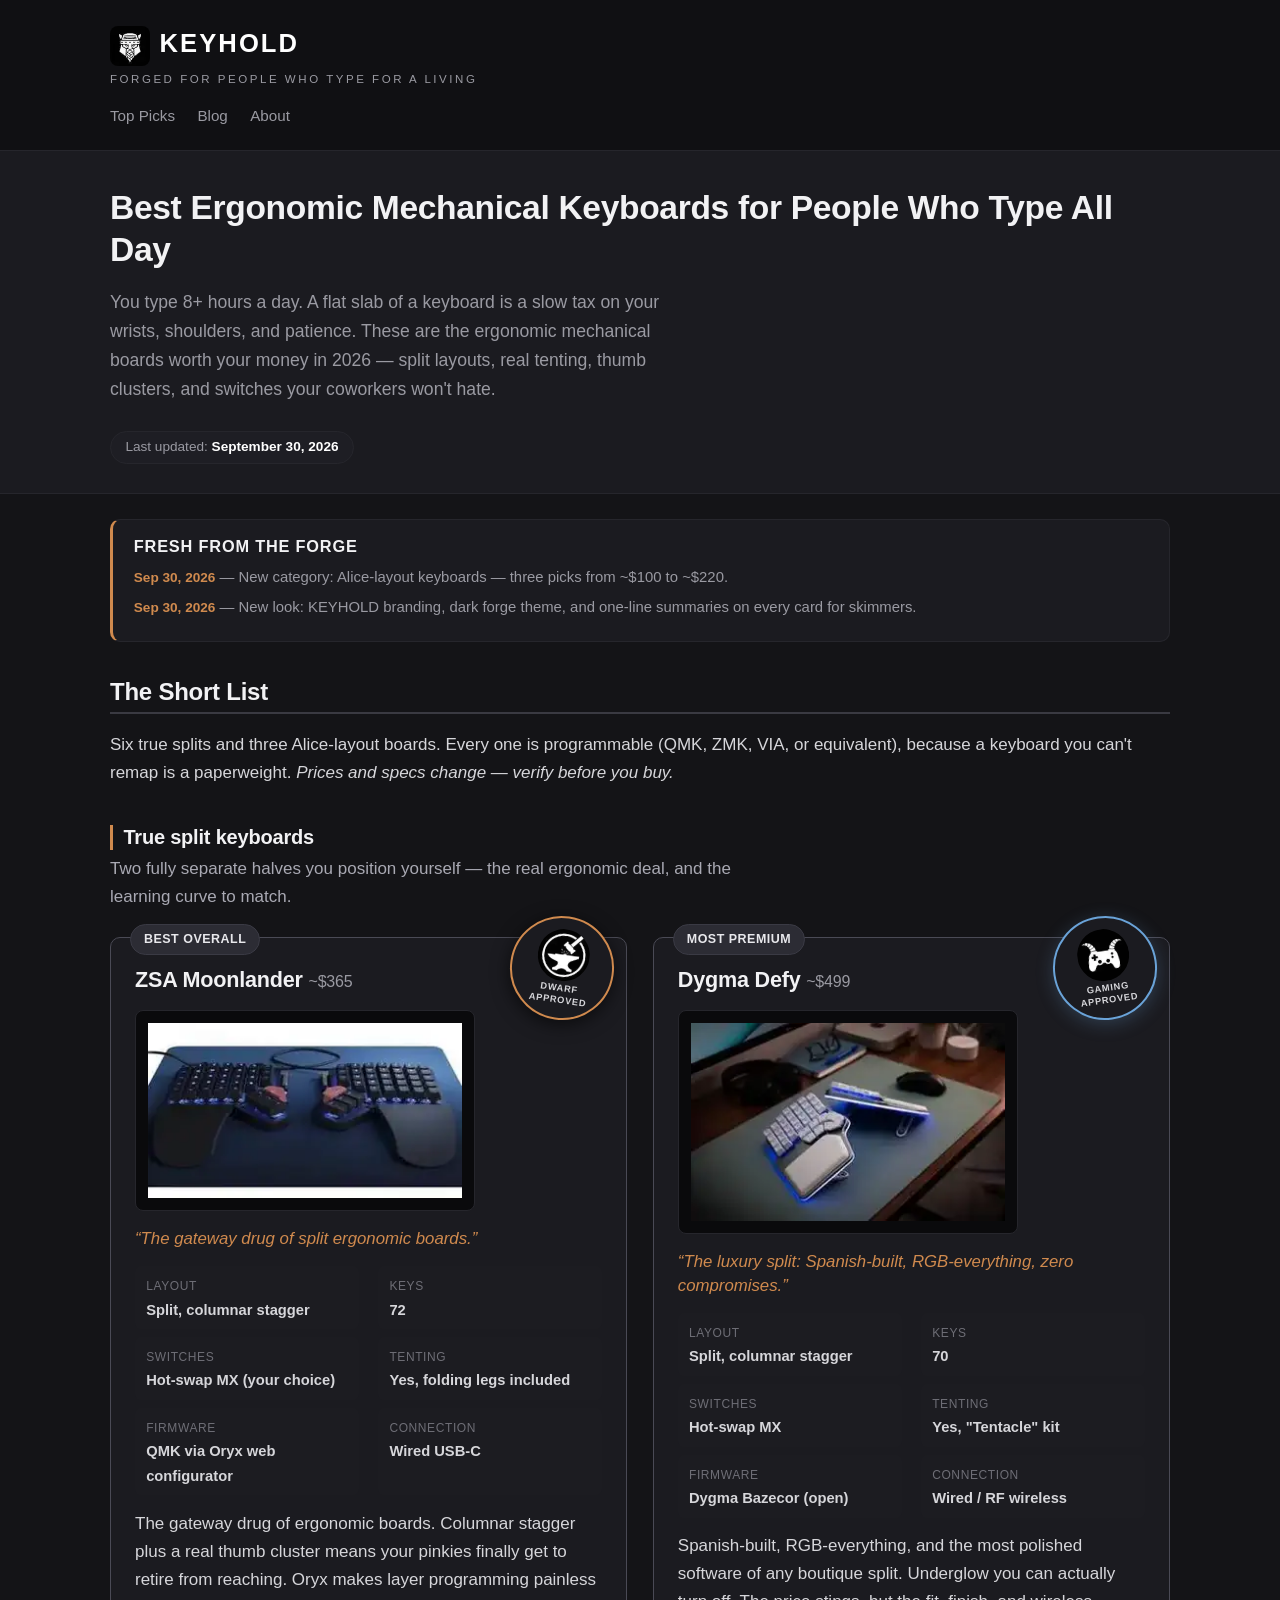
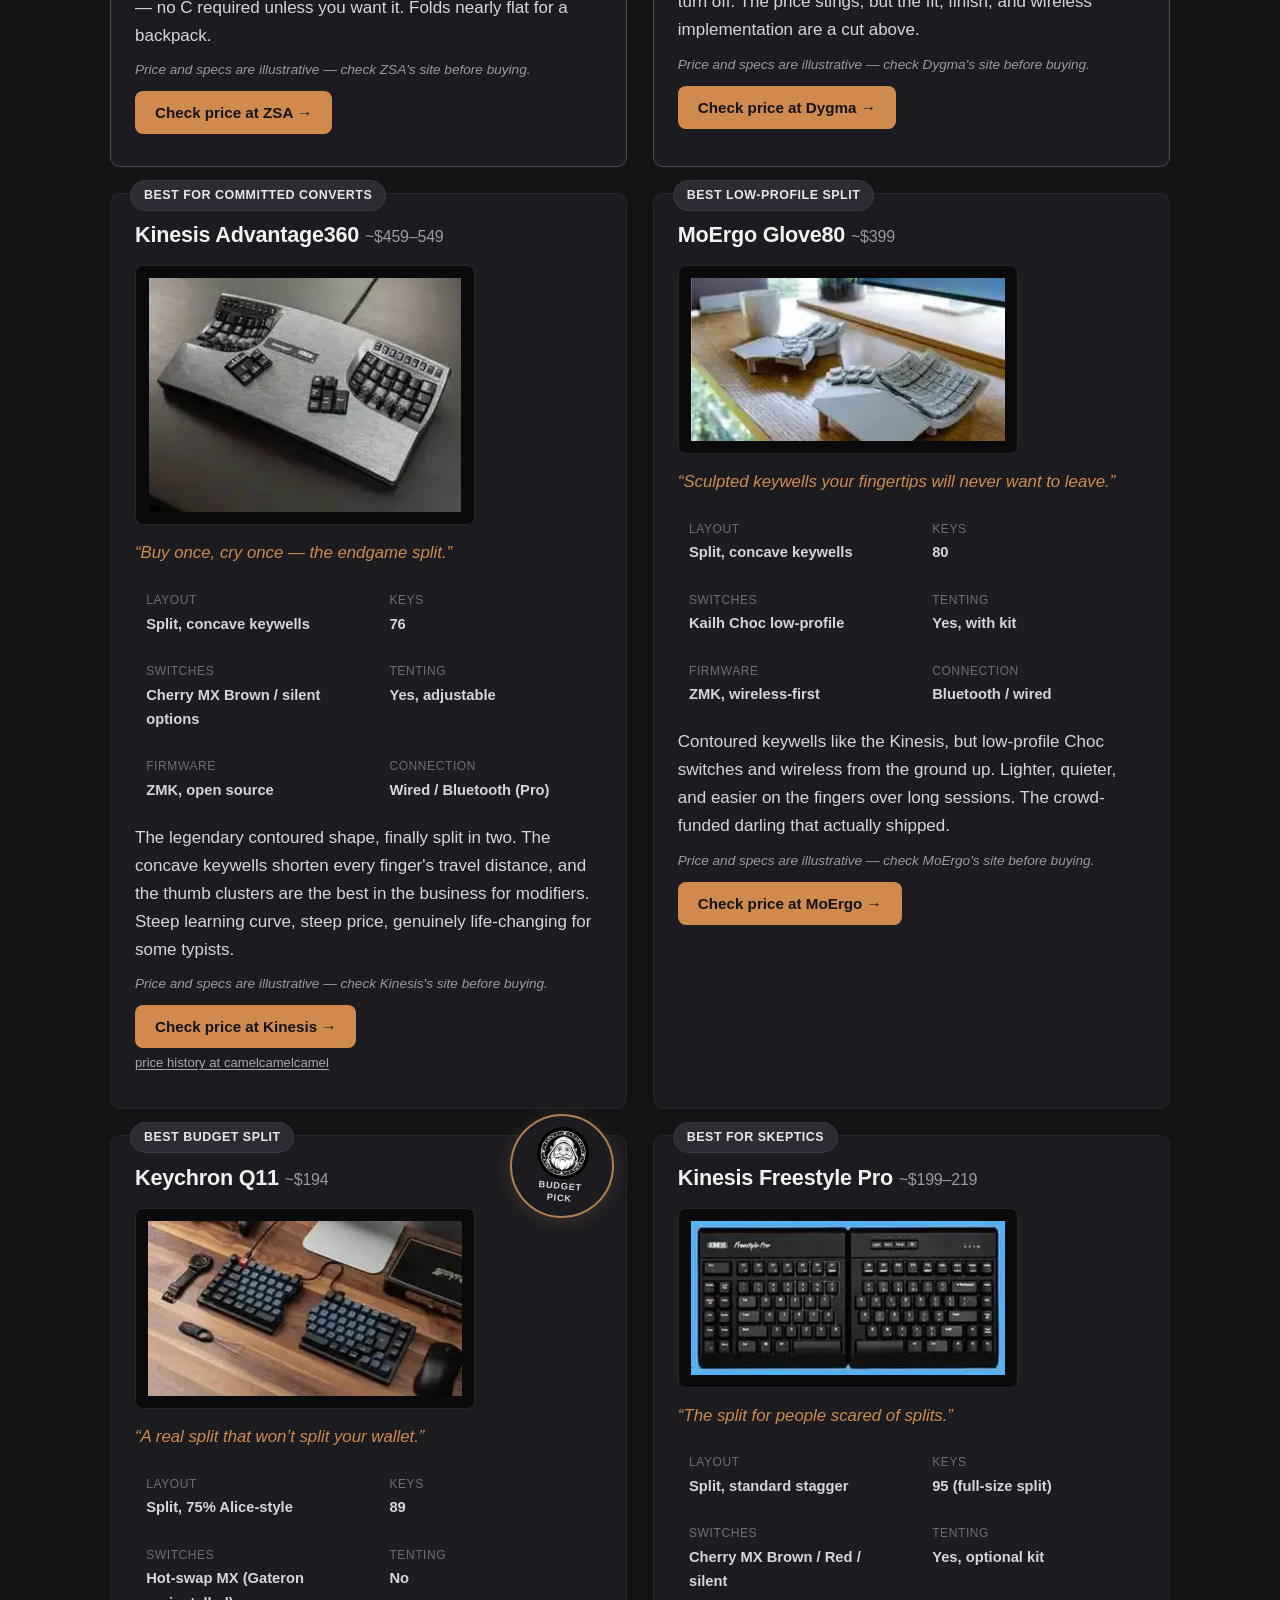
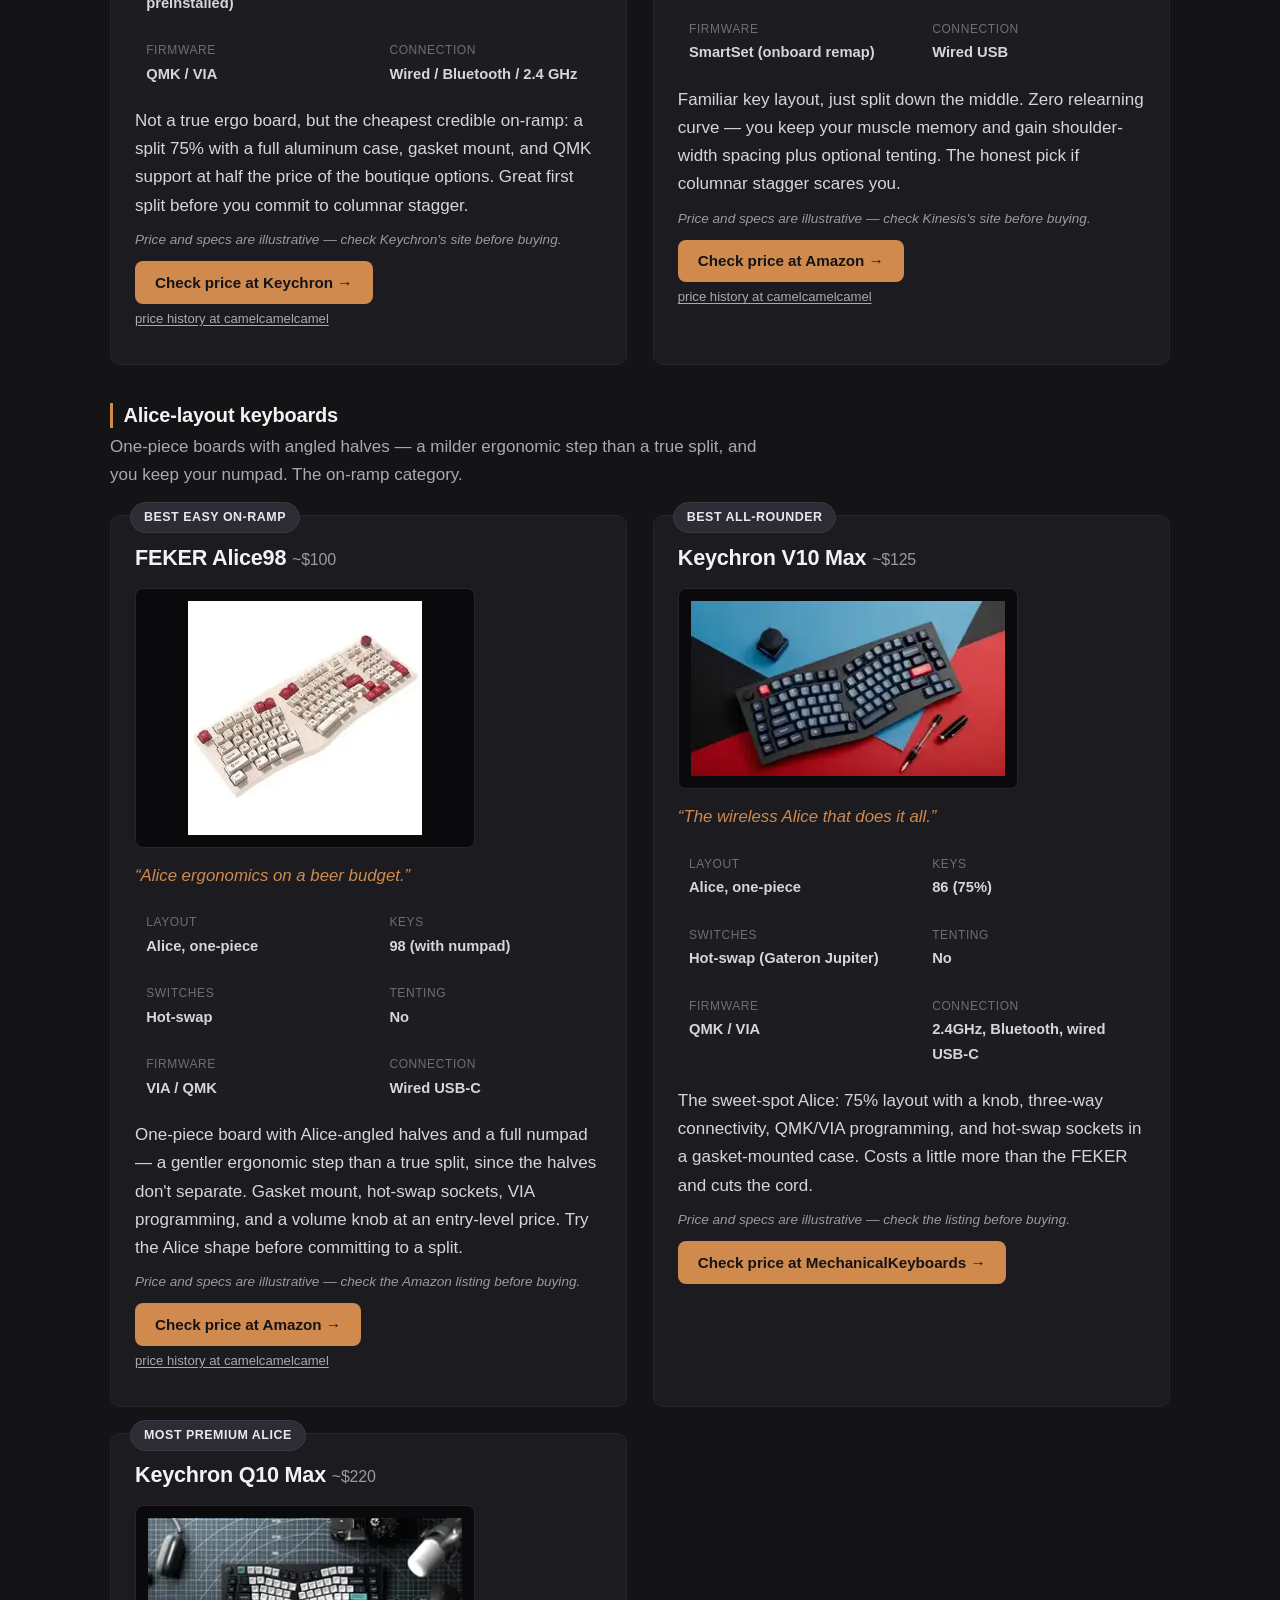
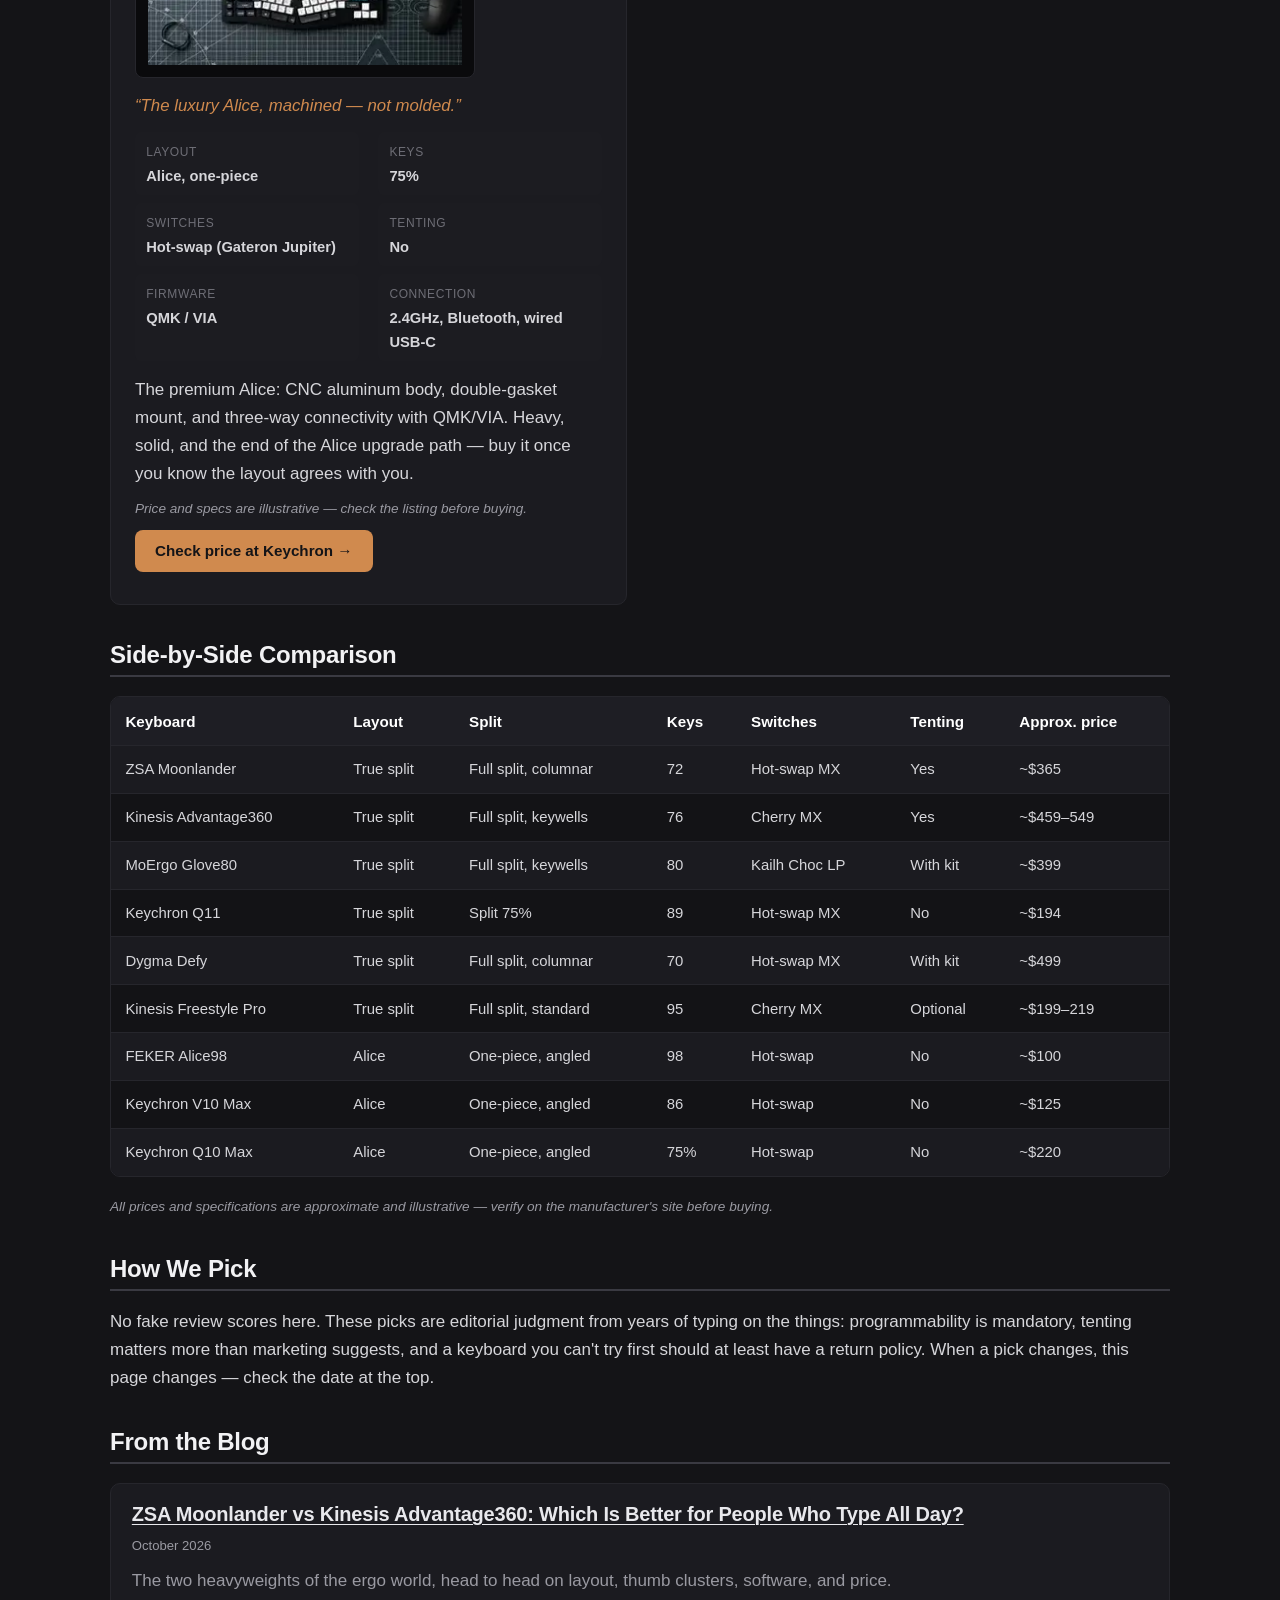
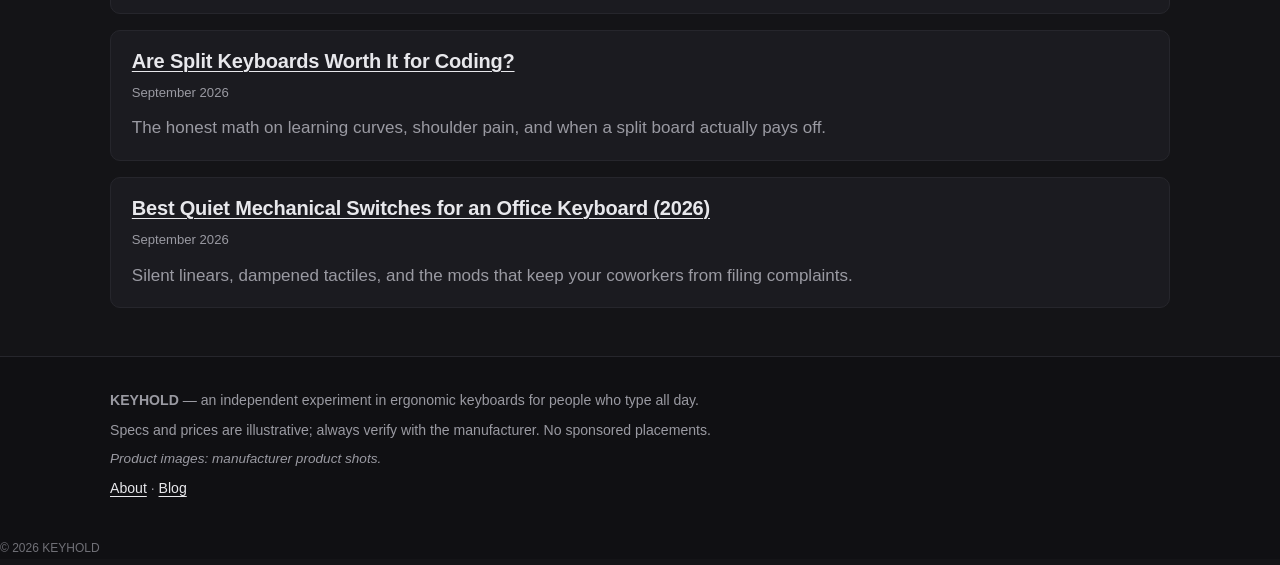
<file: index.html>
<!DOCTYPE html>
<html lang="en">
<head>
  <meta charset="utf-8">
  <meta name="viewport" content="width=device-width, initial-scale=1">
  <title>Best Ergonomic Mechanical Keyboards for People Who Type All Day (2026 Picks)</title>
  <meta name="description" content="Hand-picked ergonomic mechanical keyboards for people who type all day: split layouts, tenting, thumb clusters and quiet switches. Current top picks compared, updated regularly.">
  <link rel="icon" href="[data-uri]">
  <link rel="stylesheet" href="styles.css">
</head>
<body>

<header class="site-header">
  <div class="wrap">
    <a class="brand" href="index.html"><img class="brand-logo" src="[data-uri]" alt="Dwarf logo">KEYHOLD<small>FORGED FOR PEOPLE WHO TYPE FOR A LIVING</small></a>
    <nav class="nav">
      <a href="index.html">Top Picks</a>
      <a href="blog/index.html">Blog</a>
      <a href="about.html">About</a>
    </nav>
  </div>
</header>

<section class="hero">
  <div class="wrap">
    <h1>Best Ergonomic Mechanical Keyboards for People Who Type All Day</h1>
    <p class="lede">You type 8+ hours a day. A flat slab of a keyboard is a slow tax on your wrists, shoulders, and patience. These are the ergonomic mechanical boards worth your money in 2026 — split layouts, real tenting, thumb clusters, and switches your coworkers won't hate.</p>
    <span class="updated">Last updated: <strong>September 30, 2026</strong></span>
  </div>
</section>

<main class="wrap">

  <aside class="fresh-box">
    <h2>Fresh from the forge</h2>
    <ul>
      <li><time>Sep 30, 2026</time> — New category: Alice-layout keyboards — three picks from ~$100 to ~$220.</li>
      <li><time>Sep 30, 2026</time> — New look: KEYHOLD branding, dark forge theme, and one-line summaries on every card for skimmers.</li>
    </ul>
  </aside>

  <h2>The Short List</h2>
  <p>Six true splits and three Alice-layout boards. Every one is programmable (QMK, ZMK, VIA, or equivalent), because a keyboard you can't remap is a paperweight. <em>Prices and specs change — verify before you buy.</em></p>

  <h3 class="group-label">True split keyboards</h3>
  <p class="group-sub">Two fully separate halves you position yourself — the real ergonomic deal, and the learning curve to match.</p>

  <div class="pick-grid">
<section class="pick pick-recommended">
    <div class="dwarf-approved" title="Dwarf approved — our top recommendation"><img src="[data-uri]" alt="Dwarf approved seal"><span>DWARF<br>APPROVED</span></div>
    <span class="badge">Best overall</span>
    <h3>ZSA Moonlander <span class="price">~$365</span></h3>
    <img class="pick-img" src="[data-uri]" alt="ZSA Moonlander product photo" loading="lazy">
    <p class="tagline">&ldquo;The gateway drug of split ergonomic boards.&rdquo;</p>
    <div class="specs">
      <div><span class="k">Layout</span><br><span class="v">Split, columnar stagger</span></div>
      <div><span class="k">Keys</span><br><span class="v">72</span></div>
      <div><span class="k">Switches</span><br><span class="v">Hot-swap MX (your choice)</span></div>
      <div><span class="k">Tenting</span><br><span class="v">Yes, folding legs included</span></div>
      <div><span class="k">Firmware</span><br><span class="v">QMK via Oryx web configurator</span></div>
      <div><span class="k">Connection</span><br><span class="v">Wired USB-C</span></div>
    </div>
    <p>The gateway drug of ergonomic boards. Columnar stagger plus a real thumb cluster means your pinkies finally get to retire from reaching. Oryx makes layer programming painless — no C required unless you want it. Folds nearly flat for a backpack.</p>
    <p class="fineprint">Price and specs are illustrative — check ZSA's site before buying.</p>
  <p class="buy"><a href="https://www.zsa.io/moonlander" target="_blank" rel="noopener">Check price at ZSA &rarr;</a></p>
</section>
<section class="pick pick-recommended">
    <div class="dwarf-approved gaming-approved" title="Gaming approved — our top pick for gamers"><img src="[data-uri]" alt="Gaming approved seal"><span>GAMING<br>APPROVED</span></div>
    <span class="badge">Most premium</span>
    <h3>Dygma Defy <span class="price">~$499</span></h3>
    <img class="pick-img" src="[data-uri]" alt="Dygma Defy product photo" loading="lazy">
    <p class="tagline">&ldquo;The luxury split: Spanish-built, RGB-everything, zero compromises.&rdquo;</p>
    <div class="specs">
      <div><span class="k">Layout</span><br><span class="v">Split, columnar stagger</span></div>
      <div><span class="k">Keys</span><br><span class="v">70</span></div>
      <div><span class="k">Switches</span><br><span class="v">Hot-swap MX</span></div>
      <div><span class="k">Tenting</span><br><span class="v">Yes, "Tentacle" kit</span></div>
      <div><span class="k">Firmware</span><br><span class="v">Dygma Bazecor (open)</span></div>
      <div><span class="k">Connection</span><br><span class="v">Wired / RF wireless</span></div>
    </div>
    <p>Spanish-built, RGB-everything, and the most polished software of any boutique split. Underglow you can actually turn off. The price stings, but the fit, finish, and wireless implementation are a cut above.</p>
    <p class="fineprint">Price and specs are illustrative — check Dygma's site before buying.</p>
  <p class="buy"><a href="https://dygma.com/pages/defy" target="_blank" rel="noopener">Check price at Dygma &rarr;</a></p>
</section>


<section class="pick">
    <span class="badge">Best for committed converts</span>
    <h3>Kinesis Advantage360 <span class="price">~$459–549</span></h3>
    <img class="pick-img" src="[data-uri]" alt="Kinesis Advantage360 product photo" loading="lazy">
    <p class="tagline">&ldquo;Buy once, cry once — the endgame split.&rdquo;</p>
    <div class="specs">
      <div><span class="k">Layout</span><br><span class="v">Split, concave keywells</span></div>
      <div><span class="k">Keys</span><br><span class="v">76</span></div>
      <div><span class="k">Switches</span><br><span class="v">Cherry MX Brown / silent options</span></div>
      <div><span class="k">Tenting</span><br><span class="v">Yes, adjustable</span></div>
      <div><span class="k">Firmware</span><br><span class="v">ZMK, open source</span></div>
      <div><span class="k">Connection</span><br><span class="v">Wired / Bluetooth (Pro)</span></div>
    </div>
    <p>The legendary contoured shape, finally split in two. The concave keywells shorten every finger's travel distance, and the thumb clusters are the best in the business for modifiers. Steep learning curve, steep price, genuinely life-changing for some typists.</p>
    <p class="fineprint">Price and specs are illustrative — check Kinesis's site before buying.</p>
  <p class="buy"><a href="https://kinesis-ergo.com/shop/adv360/" target="_blank" rel="noopener">Check price at Kinesis &rarr;</a><br><a class="hist" href="https://camelcamelcamel.com/product/B0BCHMGZMD" target="_blank" rel="noopener">price history at camelcamelcamel</a></p>
</section>

<section class="pick">
    <span class="badge">Best low-profile split</span>
    <h3>MoErgo Glove80 <span class="price">~$399</span></h3>
    <img class="pick-img" src="[data-uri]" alt="MoErgo Glove80 product photo" loading="lazy">
    <p class="tagline">&ldquo;Sculpted keywells your fingertips will never want to leave.&rdquo;</p>
    <div class="specs">
      <div><span class="k">Layout</span><br><span class="v">Split, concave keywells</span></div>
      <div><span class="k">Keys</span><br><span class="v">80</span></div>
      <div><span class="k">Switches</span><br><span class="v">Kailh Choc low-profile</span></div>
      <div><span class="k">Tenting</span><br><span class="v">Yes, with kit</span></div>
      <div><span class="k">Firmware</span><br><span class="v">ZMK, wireless-first</span></div>
      <div><span class="k">Connection</span><br><span class="v">Bluetooth / wired</span></div>
    </div>
    <p>Contoured keywells like the Kinesis, but low-profile Choc switches and wireless from the ground up. Lighter, quieter, and easier on the fingers over long sessions. The crowd-funded darling that actually shipped.</p>
    <p class="fineprint">Price and specs are illustrative — check MoErgo's site before buying.</p>
  <p class="buy"><a href="https://www.moergo.com" target="_blank" rel="noopener">Check price at MoErgo &rarr;</a></p>
</section>

<section class="pick">
    <div class="dwarf-approved budget-pick" title="Budget pick — best value for money"><img src="[data-uri]" alt="Budget pick seal"><span>BUDGET<br>PICK</span></div>
    <span class="badge">Best budget split</span>
    <h3>Keychron Q11 <span class="price">~$194</span></h3>
    <img class="pick-img" src="[data-uri]" alt="Keychron Q11 product photo" loading="lazy">
    <p class="tagline">&ldquo;A real split that won’t split your wallet.&rdquo;</p>
    <div class="specs">
      <div><span class="k">Layout</span><br><span class="v">Split, 75% Alice-style</span></div>
      <div><span class="k">Keys</span><br><span class="v">89</span></div>
      <div><span class="k">Switches</span><br><span class="v">Hot-swap MX (Gateron preinstalled)</span></div>
      <div><span class="k">Tenting</span><br><span class="v">No</span></div>
      <div><span class="k">Firmware</span><br><span class="v">QMK / VIA</span></div>
      <div><span class="k">Connection</span><br><span class="v">Wired / Bluetooth / 2.4 GHz</span></div>
    </div>
    <p>Not a true ergo board, but the cheapest credible on-ramp: a split 75% with a full aluminum case, gasket mount, and QMK support at half the price of the boutique options. Great first split before you commit to columnar stagger.</p>
    <p class="fineprint">Price and specs are illustrative — check Keychron's site before buying.</p>
  <p class="buy"><a href="https://www.keychron.com/products/keychron-q11-qmk-custom-mechanical-keyboard" target="_blank" rel="noopener">Check price at Keychron &rarr;</a><br><a class="hist" href="https://camelcamelcamel.com/product/B0FSL3MDFF" target="_blank" rel="noopener">price history at camelcamelcamel</a></p>
</section>

<section class="pick">
    <span class="badge">Best for skeptics</span>
    <h3>Kinesis Freestyle Pro <span class="price">~$199–219</span></h3>
    <img class="pick-img" src="[data-uri]" alt="Kinesis Freestyle Pro product photo" loading="lazy">
    <p class="tagline">&ldquo;The split for people scared of splits.&rdquo;</p>
    <div class="specs">
      <div><span class="k">Layout</span><br><span class="v">Split, standard stagger</span></div>
      <div><span class="k">Keys</span><br><span class="v">95 (full-size split)</span></div>
      <div><span class="k">Switches</span><br><span class="v">Cherry MX Brown / Red / silent</span></div>
      <div><span class="k">Tenting</span><br><span class="v">Yes, optional kit</span></div>
      <div><span class="k">Firmware</span><br><span class="v">SmartSet (onboard remap)</span></div>
      <div><span class="k">Connection</span><br><span class="v">Wired USB</span></div>
    </div>
    <p>Familiar key layout, just split down the middle. Zero relearning curve — you keep your muscle memory and gain shoulder-width spacing plus optional tenting. The honest pick if columnar stagger scares you.</p>
    <p class="fineprint">Price and specs are illustrative — check Kinesis's site before buying.</p>
  <p class="buy"><a href="https://www.amazon.com/dp/B07J1ZJ6XR" target="_blank" rel="noopener">Check price at Amazon &rarr;</a><br><a class="hist" href="https://camelcamelcamel.com/product/B07J1ZJ6XR" target="_blank" rel="noopener">price history at camelcamelcamel</a></p>
</section>
</div>


  <h3 class="group-label">Alice-layout keyboards</h3>
  <p class="group-sub">One-piece boards with angled halves — a milder ergonomic step than a true split, and you keep your numpad. The on-ramp category.</p>
<div class="pick-grid">
<section class="pick">
    <span class="badge">Best easy on-ramp</span>
  <h3>FEKER Alice98 <span class="price">~$100</span></h3>
  <img class="pick-img" src="[data-uri]" alt="FEKER Alice98 product photo" loading="lazy">
    <p class="tagline">&ldquo;Alice ergonomics on a beer budget.&rdquo;</p>
    <div class="specs">
      <div><span class="k">Layout</span><br><span class="v">Alice, one-piece</span></div>
      <div><span class="k">Keys</span><br><span class="v">98 (with numpad)</span></div>
      <div><span class="k">Switches</span><br><span class="v">Hot-swap</span></div>
      <div><span class="k">Tenting</span><br><span class="v">No</span></div>
      <div><span class="k">Firmware</span><br><span class="v">VIA / QMK</span></div>
      <div><span class="k">Connection</span><br><span class="v">Wired USB-C</span></div>
    </div>
    <p>One-piece board with Alice-angled halves and a full numpad — a gentler ergonomic step than a true split, since the halves don't separate. Gasket mount, hot-swap sockets, VIA programming, and a volume knob at an entry-level price. Try the Alice shape before committing to a split.</p>
    <p class="fineprint">Price and specs are illustrative — check the Amazon listing before buying.</p>
  <p class="buy"><a href="https://www.amazon.com/dp/B0DF2HGK3D" target="_blank" rel="noopener">Check price at Amazon &rarr;</a><br><a class="hist" href="https://camelcamelcamel.com/product/B0DF2HGK3D" target="_blank" rel="noopener">price history at camelcamelcamel</a></p>
</section>
<section class="pick">
    <span class="badge">Best all-rounder</span>
  <h3>Keychron V10 Max <span class="price">~$125</span></h3>
  <img class="pick-img" src="[data-uri]" alt="Keychron V10 Max product photo" loading="lazy">
    <p class="tagline">&ldquo;The wireless Alice that does it all.&rdquo;</p>
    <div class="specs">
      <div><span class="k">Layout</span><br><span class="v">Alice, one-piece</span></div>
      <div><span class="k">Keys</span><br><span class="v">86 (75%)</span></div>
      <div><span class="k">Switches</span><br><span class="v">Hot-swap (Gateron Jupiter)</span></div>
      <div><span class="k">Tenting</span><br><span class="v">No</span></div>
      <div><span class="k">Firmware</span><br><span class="v">QMK / VIA</span></div>
      <div><span class="k">Connection</span><br><span class="v">2.4GHz, Bluetooth, wired USB-C</span></div>
    </div>
    <p>The sweet-spot Alice: 75% layout with a knob, three-way connectivity, QMK/VIA programming, and hot-swap sockets in a gasket-mounted case. Costs a little more than the FEKER and cuts the cord.</p>
    <p class="fineprint">Price and specs are illustrative — check the listing before buying.</p>
  <p class="buy"><a href="https://mechanicalkeyboards.com/products/Keychron-V10-Max-w-Knob-75-Alice-Hotswap-Wireless-Keyboard?variant=48701068542252" target="_blank" rel="noopener">Check price at MechanicalKeyboards &rarr;</a></p>
</section>
<section class="pick">
    <span class="badge">Most premium Alice</span>
  <h3>Keychron Q10 Max <span class="price">~$220</span></h3>
  <img class="pick-img" src="[data-uri]" alt="Keychron Q10 Max product photo" loading="lazy">
    <p class="tagline">&ldquo;The luxury Alice, machined — not molded.&rdquo;</p>
    <div class="specs">
      <div><span class="k">Layout</span><br><span class="v">Alice, one-piece</span></div>
      <div><span class="k">Keys</span><br><span class="v">75%</span></div>
      <div><span class="k">Switches</span><br><span class="v">Hot-swap (Gateron Jupiter)</span></div>
      <div><span class="k">Tenting</span><br><span class="v">No</span></div>
      <div><span class="k">Firmware</span><br><span class="v">QMK / VIA</span></div>
      <div><span class="k">Connection</span><br><span class="v">2.4GHz, Bluetooth, wired USB-C</span></div>
    </div>
    <p>The premium Alice: CNC aluminum body, double-gasket mount, and three-way connectivity with QMK/VIA. Heavy, solid, and the end of the Alice upgrade path — buy it once you know the layout agrees with you.</p>
    <p class="fineprint">Price and specs are illustrative — check the listing before buying.</p>
  <p class="buy"><a href="https://www.keychron.com/products/keychron-q10-max-alice-layout-qmk-via-wireless-custom-mechanical-keyboard" target="_blank" rel="noopener">Check price at Keychron &rarr;</a></p>
</section>
</div>

  <h2>Side-by-Side Comparison</h2>
  <div class="table-scroll">
    <table>
      <thead>
        <tr><th>Keyboard</th><th>Layout</th><th>Split</th><th>Keys</th><th>Switches</th><th>Tenting</th><th>Approx. price</th></tr>
      </thead>
      <tbody>
        <tr><td>ZSA Moonlander</td><td>True split</td><td>Full split, columnar</td><td>72</td><td>Hot-swap MX</td><td>Yes</td><td>~$365</td></tr>
        <tr><td>Kinesis Advantage360</td><td>True split</td><td>Full split, keywells</td><td>76</td><td>Cherry MX</td><td>Yes</td><td>~$459–549</td></tr>
        <tr><td>MoErgo Glove80</td><td>True split</td><td>Full split, keywells</td><td>80</td><td>Kailh Choc LP</td><td>With kit</td><td>~$399</td></tr>
        <tr><td>Keychron Q11</td><td>True split</td><td>Split 75%</td><td>89</td><td>Hot-swap MX</td><td>No</td><td>~$194</td></tr>
        <tr><td>Dygma Defy</td><td>True split</td><td>Full split, columnar</td><td>70</td><td>Hot-swap MX</td><td>With kit</td><td>~$499</td></tr>
        <tr><td>Kinesis Freestyle Pro</td><td>True split</td><td>Full split, standard</td><td>95</td><td>Cherry MX</td><td>Optional</td><td>~$199–219</td></tr>
        <tr><td>FEKER Alice98</td><td>Alice</td><td>One-piece, angled</td><td>98</td><td>Hot-swap</td><td>No</td><td>~$100</td></tr>
        <tr><td>Keychron V10 Max</td><td>Alice</td><td>One-piece, angled</td><td>86</td><td>Hot-swap</td><td>No</td><td>~$125</td></tr>
        <tr><td>Keychron Q10 Max</td><td>Alice</td><td>One-piece, angled</td><td>75%</td><td>Hot-swap</td><td>No</td><td>~$220</td></tr>
      </tbody>
    </table>
  </div>
  <p class="fineprint">All prices and specifications are approximate and illustrative — verify on the manufacturer's site before buying.</p>

  <h2>How We Pick</h2>
  <p>No fake review scores here. These picks are editorial judgment from years of typing on the things: programmability is mandatory, tenting matters more than marketing suggests, and a keyboard you can't try first should at least have a return policy. When a pick changes, this page changes — check the date at the top.</p>

  <h2>From the Blog</h2>
  <ul class="post-list">
    <li>
      <h3><a href="blog/moonlander-vs-advantage360.html">ZSA Moonlander vs Kinesis Advantage360: Which Is Better for People Who Type All Day?</a></h3>
      <time>October 2026</time>
      <p>The two heavyweights of the ergo world, head to head on layout, thumb clusters, software, and price.</p>
    </li>
    <li>
      <h3><a href="blog/split-keyboards-worth-it-coding.html">Are Split Keyboards Worth It for Coding?</a></h3>
      <time>September 2026</time>
      <p>The honest math on learning curves, shoulder pain, and when a split board actually pays off.</p>
    </li>
    <li>
      <h3><a href="blog/quiet-switches-office.html">Best Quiet Mechanical Switches for an Office Keyboard (2026)</a></h3>
      <time>September 2026</time>
      <p>Silent linears, dampened tactiles, and the mods that keep your coworkers from filing complaints.</p>
    </li>
  </ul>

</main>

<footer class="site-footer">
  <div class="wrap">
    <p><strong>KEYHOLD</strong> — an independent experiment in ergonomic keyboards for people who type all day.</p>
    <p>Specs and prices are illustrative; always verify with the manufacturer. No sponsored placements.</p>
    <p class="fineprint">Product images: manufacturer product shots.</p>
    <p><a href="about.html">About</a> · <a href="blog/index.html">Blog</a></p>
  </div>
</footer>

<!-- Cloudflare Web Analytics: paste your Cloudflare beacon token here -->
<!-- Cloudflare Web Analytics --><script type='module' src='https://static.cloudflareinsights.com/beacon.min.js' data-cf-beacon='{"token": "d5a52368ee3c4a71baa21be4d5ca2a77"}'></script><!-- End Cloudflare Web Analytics -->
<script>
  document.querySelector('.site-footer').insertAdjacentHTML('beforeend',
    '<p style="font-size:0.75rem;opacity:0.7">© ' + new Date().getFullYear() + ' KEYHOLD</p>');
</script>
</body>
</html>
</file>
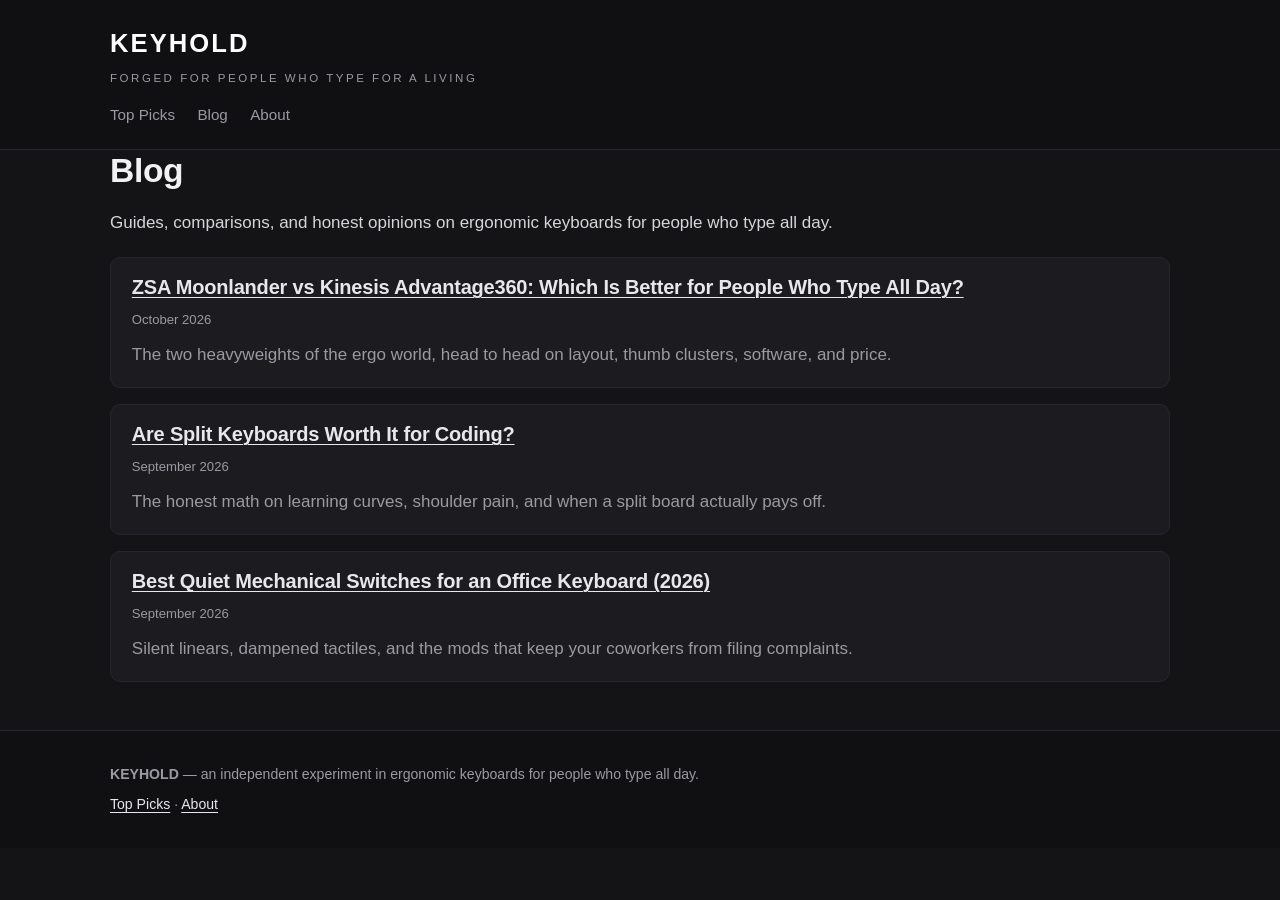
<file: blog/index.html>
<!DOCTYPE html>
<html lang="en">
<head>
  <meta charset="utf-8">
  <meta name="viewport" content="width=device-width, initial-scale=1">
  <title>Blog — Ergonomic Keyboard Guides for People Who Type All Day | KEYHOLD</title>
  <meta name="description" content="In-depth guides: split keyboard comparisons, switch choices for offices, and ergonomic advice for people who type all day who type all day.">
  <link rel="stylesheet" href="../styles.css">
</head>
<body>

<header class="site-header">
  <div class="wrap">
    <a class="brand" href="../index.html">KEYHOLD<small>FORGED FOR PEOPLE WHO TYPE FOR A LIVING</small></a>
    <nav class="nav">
      <a href="../index.html">Top Picks</a>
      <a href="index.html">Blog</a>
      <a href="../about.html">About</a>
    </nav>
  </div>
</header>

<main class="wrap">
  <h1>Blog</h1>
  <p>Guides, comparisons, and honest opinions on ergonomic keyboards for people who type all day.</p>

  <ul class="post-list">
    <li>
      <h3><a href="moonlander-vs-advantage360.html">ZSA Moonlander vs Kinesis Advantage360: Which Is Better for People Who Type All Day?</a></h3>
      <time>October 2026</time>
      <p>The two heavyweights of the ergo world, head to head on layout, thumb clusters, software, and price.</p>
    </li>
    <li>
      <h3><a href="split-keyboards-worth-it-coding.html">Are Split Keyboards Worth It for Coding?</a></h3>
      <time>September 2026</time>
      <p>The honest math on learning curves, shoulder pain, and when a split board actually pays off.</p>
    </li>
    <li>
      <h3><a href="quiet-switches-office.html">Best Quiet Mechanical Switches for an Office Keyboard (2026)</a></h3>
      <time>September 2026</time>
      <p>Silent linears, dampened tactiles, and the mods that keep your coworkers from filing complaints.</p>
    </li>
  </ul>
</main>

<footer class="site-footer">
  <div class="wrap">
    <p><strong>KEYHOLD</strong> — an independent experiment in ergonomic keyboards for people who type all day.</p>
    <p><a href="../index.html">Top Picks</a> · <a href="../about.html">About</a></p>
  </div>
</footer>

<!-- Cloudflare Web Analytics: paste your Cloudflare beacon token here -->
<!-- Cloudflare Web Analytics --><script type='module' src='https://static.cloudflareinsights.com/beacon.min.js' data-cf-beacon='{"token": "d5a52368ee3c4a71baa21be4d5ca2a77"}'></script><!-- End Cloudflare Web Analytics -->
</body>
</html>
</file>
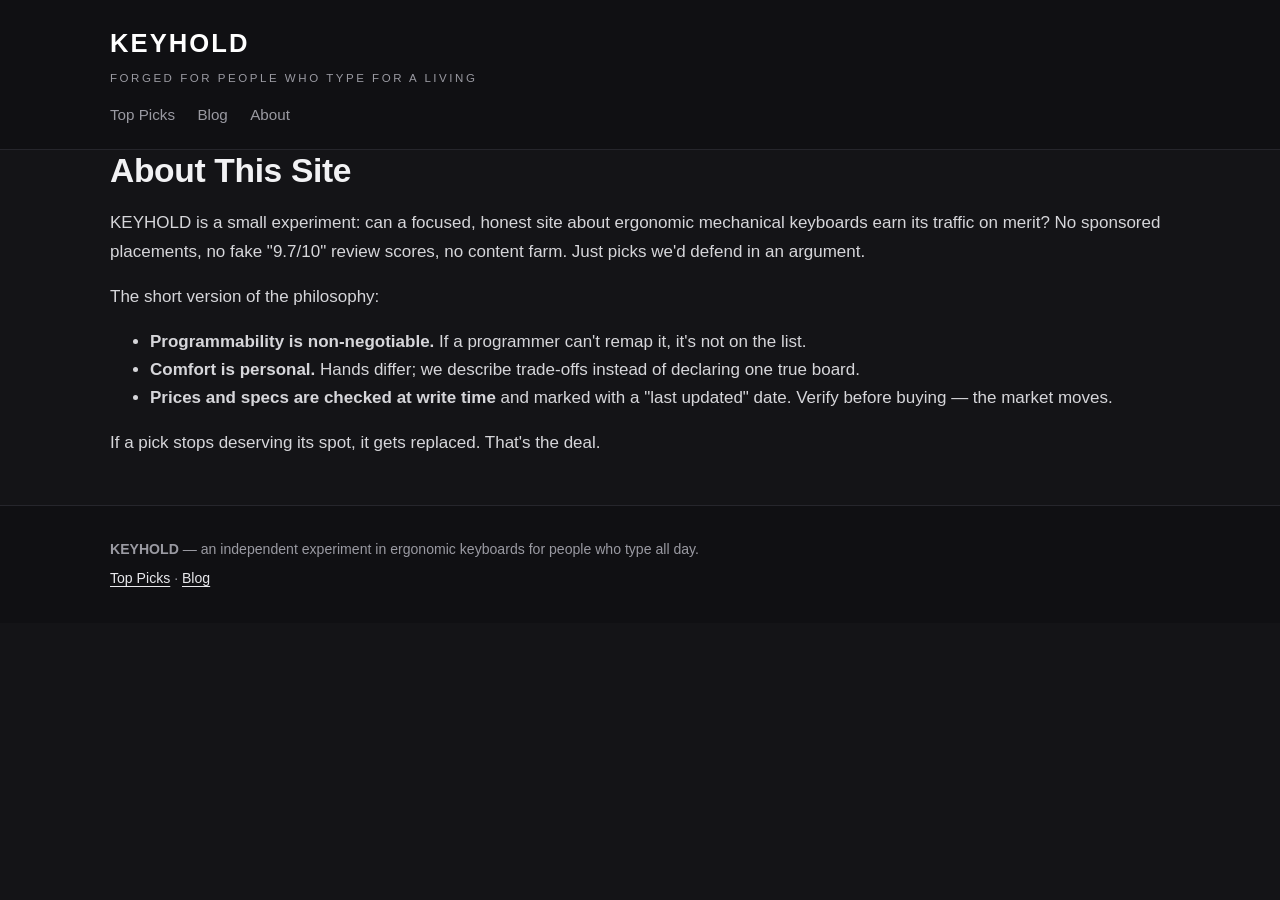
<file: about.html>
<!DOCTYPE html>
<html lang="en">
<head>
  <meta charset="utf-8">
  <meta name="viewport" content="width=device-width, initial-scale=1">
  <title>About — KEYHOLD</title>
  <meta name="description" content="About KEYHOLD: an independent experiment tracking the best ergonomic mechanical keyboards for people who type all day.">
  <link rel="stylesheet" href="styles.css">
</head>
<body>

<header class="site-header">
  <div class="wrap">
    <a class="brand" href="index.html">KEYHOLD<small>FORGED FOR PEOPLE WHO TYPE FOR A LIVING</small></a>
    <nav class="nav">
      <a href="index.html">Top Picks</a>
      <a href="blog/index.html">Blog</a>
      <a href="about.html">About</a>
    </nav>
  </div>
</header>

<main class="wrap">
  <h1>About This Site</h1>
  <p>KEYHOLD is a small experiment: can a focused, honest site about ergonomic mechanical keyboards earn its traffic on merit? No sponsored placements, no fake "9.7/10" review scores, no content farm. Just picks we'd defend in an argument.</p>
  <p>The short version of the philosophy:</p>
  <ul>
    <li><strong>Programmability is non-negotiable.</strong> If a programmer can't remap it, it's not on the list.</li>
    <li><strong>Comfort is personal.</strong> Hands differ; we describe trade-offs instead of declaring one true board.</li>
    <li><strong>Prices and specs are checked at write time</strong> and marked with a "last updated" date. Verify before buying — the market moves.</li>
  </ul>
  <p>If a pick stops deserving its spot, it gets replaced. That's the deal.</p>
</main>

<footer class="site-footer">
  <div class="wrap">
    <p><strong>KEYHOLD</strong> — an independent experiment in ergonomic keyboards for people who type all day.</p>
    <p><a href="index.html">Top Picks</a> · <a href="blog/index.html">Blog</a></p>
  </div>
</footer>

<!-- Cloudflare Web Analytics: paste your Cloudflare beacon token here -->
<!-- Cloudflare Web Analytics --><script type='module' src='https://static.cloudflareinsights.com/beacon.min.js' data-cf-beacon='{"token": "d5a52368ee3c4a71baa21be4d5ca2a77"}'></script><!-- End Cloudflare Web Analytics -->
</body>
</html>
</file>
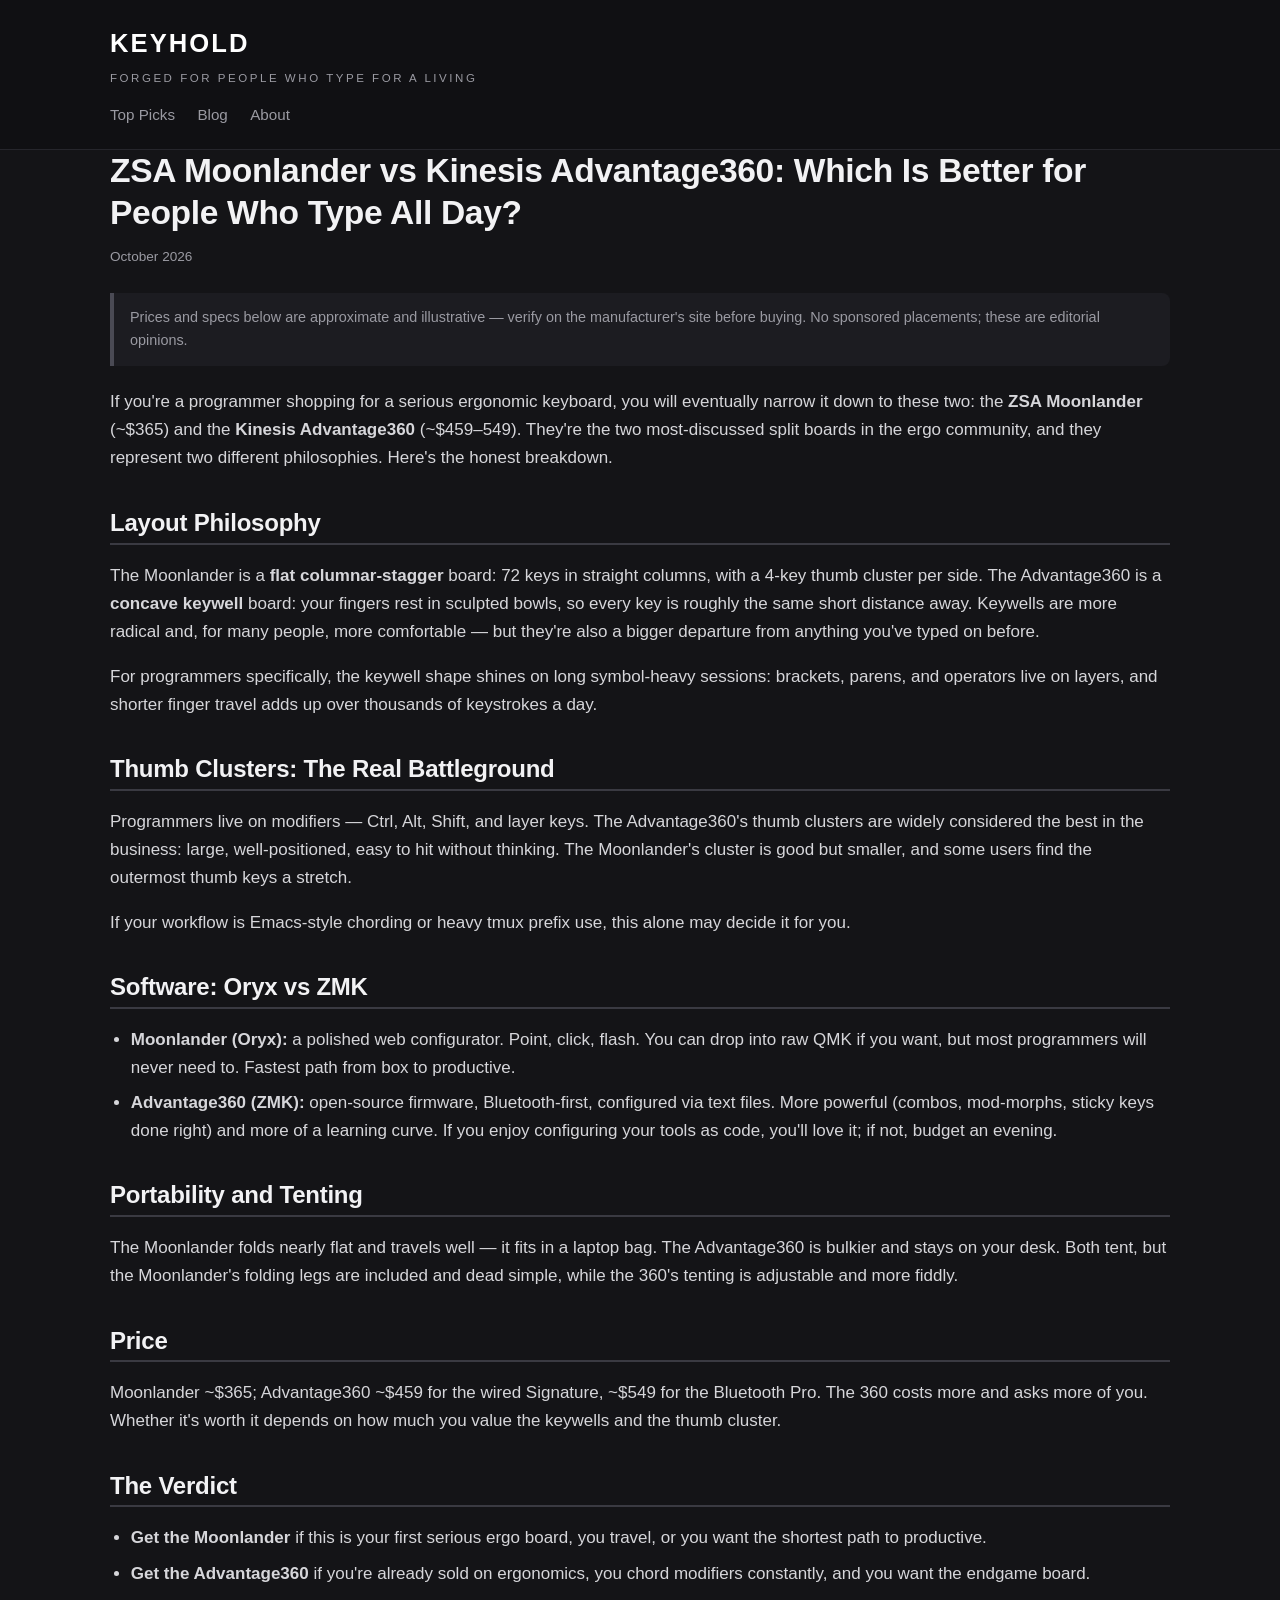
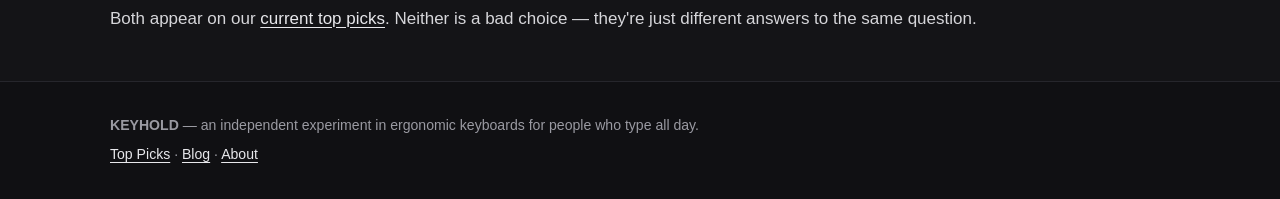
<file: blog/moonlander-vs-advantage360.html>
<!DOCTYPE html>
<html lang="en">
<head>
  <meta charset="utf-8">
  <meta name="viewport" content="width=device-width, initial-scale=1">
  <title>ZSA Moonlander vs Kinesis Advantage360: Which Is Better for People Who Type All Day?</title>
  <meta name="description" content="Moonlander vs Advantage360 for people who type all day: layout, thumb clusters, tenting, software (Oryx vs ZMK), and price compared honestly.">
  <link rel="stylesheet" href="../styles.css">
</head>
<body>

<header class="site-header">
  <div class="wrap">
    <a class="brand" href="../index.html">KEYHOLD<small>FORGED FOR PEOPLE WHO TYPE FOR A LIVING</small></a>
    <nav class="nav">
      <a href="../index.html">Top Picks</a>
      <a href="index.html">Blog</a>
      <a href="../about.html">About</a>
    </nav>
  </div>
</header>

<main class="wrap">
  <article class="post">
    <h1>ZSA Moonlander vs Kinesis Advantage360: Which Is Better for People Who Type All Day?</h1>
    <time>October 2026</time>

    <div class="disclaimer">Prices and specs below are approximate and illustrative — verify on the manufacturer's site before buying. No sponsored placements; these are editorial opinions.</div>

    <p>If you're a programmer shopping for a serious ergonomic keyboard, you will eventually narrow it down to these two: the <strong>ZSA Moonlander</strong> (~$365) and the <strong>Kinesis Advantage360</strong> (~$459–549). They're the two most-discussed split boards in the ergo community, and they represent two different philosophies. Here's the honest breakdown.</p>

    <h2>Layout Philosophy</h2>
    <p>The Moonlander is a <strong>flat columnar-stagger</strong> board: 72 keys in straight columns, with a 4-key thumb cluster per side. The Advantage360 is a <strong>concave keywell</strong> board: your fingers rest in sculpted bowls, so every key is roughly the same short distance away. Keywells are more radical and, for many people, more comfortable — but they're also a bigger departure from anything you've typed on before.</p>
    <p>For programmers specifically, the keywell shape shines on long symbol-heavy sessions: brackets, parens, and operators live on layers, and shorter finger travel adds up over thousands of keystrokes a day.</p>

    <h2>Thumb Clusters: The Real Battleground</h2>
    <p>Programmers live on modifiers — Ctrl, Alt, Shift, and layer keys. The Advantage360's thumb clusters are widely considered the best in the business: large, well-positioned, easy to hit without thinking. The Moonlander's cluster is good but smaller, and some users find the outermost thumb keys a stretch.</p>
    <p>If your workflow is Emacs-style chording or heavy tmux prefix use, this alone may decide it for you.</p>

    <h2>Software: Oryx vs ZMK</h2>
    <ul>
      <li><strong>Moonlander (Oryx):</strong> a polished web configurator. Point, click, flash. You can drop into raw QMK if you want, but most programmers will never need to. Fastest path from box to productive.</li>
      <li><strong>Advantage360 (ZMK):</strong> open-source firmware, Bluetooth-first, configured via text files. More powerful (combos, mod-morphs, sticky keys done right) and more of a learning curve. If you enjoy configuring your tools as code, you'll love it; if not, budget an evening.</li>
    </ul>

    <h2>Portability and Tenting</h2>
    <p>The Moonlander folds nearly flat and travels well — it fits in a laptop bag. The Advantage360 is bulkier and stays on your desk. Both tent, but the Moonlander's folding legs are included and dead simple, while the 360's tenting is adjustable and more fiddly.</p>

    <h2>Price</h2>
    <p>Moonlander ~$365; Advantage360 ~$459 for the wired Signature, ~$549 for the Bluetooth Pro. The 360 costs more and asks more of you. Whether it's worth it depends on how much you value the keywells and the thumb cluster.</p>

    <h2>The Verdict</h2>
    <ul>
      <li><strong>Get the Moonlander</strong> if this is your first serious ergo board, you travel, or you want the shortest path to productive.</li>
      <li><strong>Get the Advantage360</strong> if you're already sold on ergonomics, you chord modifiers constantly, and you want the endgame board.</li>
    </ul>
    <p>Both appear on our <a href="../index.html">current top picks</a>. Neither is a bad choice — they're just different answers to the same question.</p>
  </article>
</main>

<footer class="site-footer">
  <div class="wrap">
    <p><strong>KEYHOLD</strong> — an independent experiment in ergonomic keyboards for people who type all day.</p>
    <p><a href="../index.html">Top Picks</a> · <a href="index.html">Blog</a> · <a href="../about.html">About</a></p>
  </div>
</footer>

<!-- Cloudflare Web Analytics: paste your Cloudflare beacon token here -->
<!-- Cloudflare Web Analytics --><script type='module' src='https://static.cloudflareinsights.com/beacon.min.js' data-cf-beacon='{"token": "d5a52368ee3c4a71baa21be4d5ca2a77"}'></script><!-- End Cloudflare Web Analytics -->
</body>
</html>
</file>
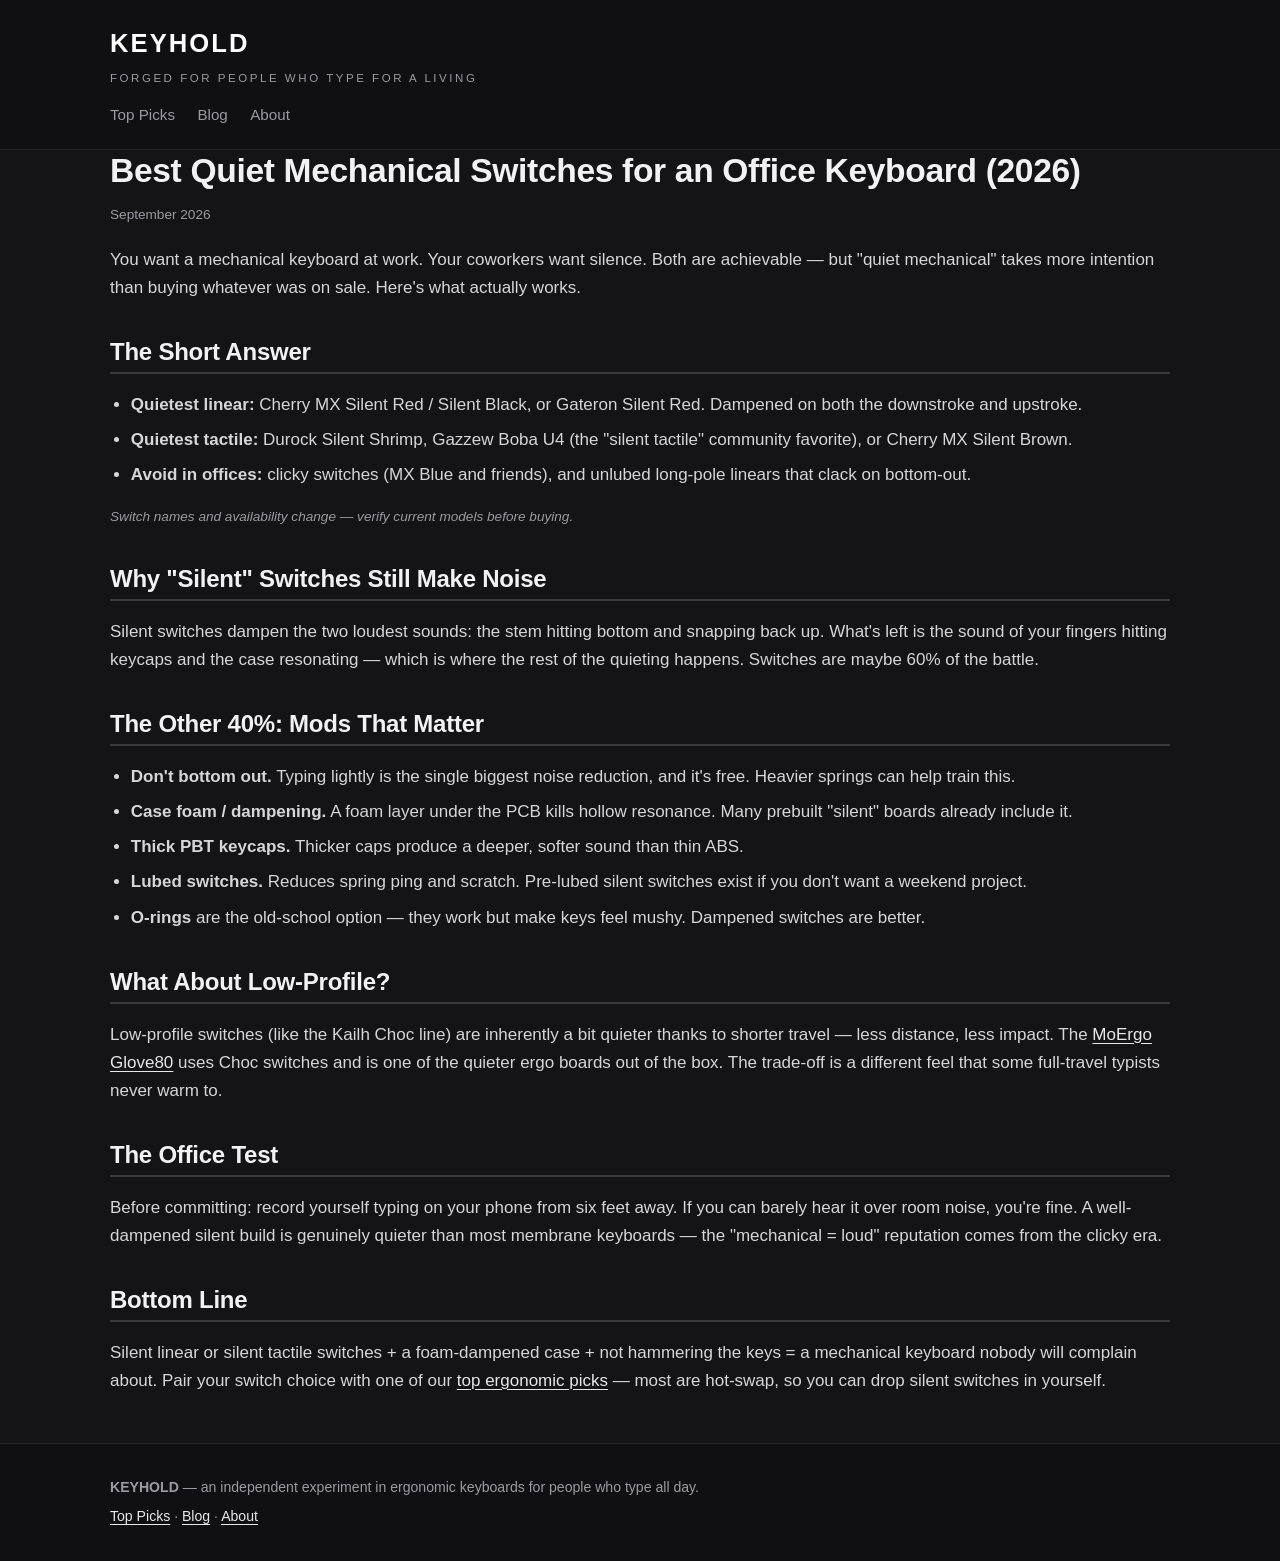
<file: blog/quiet-switches-office.html>
<!DOCTYPE html>
<html lang="en">
<head>
  <meta charset="utf-8">
  <meta name="viewport" content="width=device-width, initial-scale=1">
  <title>Best Quiet Mechanical Switches for an Office Keyboard (2026)</title>
  <meta name="description" content="The best quiet mechanical switches for office use in 2026: silent linears, dampened tactiles, and the simple mods that keep your keyboard coworker-friendly.">
  <link rel="stylesheet" href="../styles.css">
</head>
<body>

<header class="site-header">
  <div class="wrap">
    <a class="brand" href="../index.html">KEYHOLD<small>FORGED FOR PEOPLE WHO TYPE FOR A LIVING</small></a>
    <nav class="nav">
      <a href="../index.html">Top Picks</a>
      <a href="index.html">Blog</a>
      <a href="../about.html">About</a>
    </nav>
  </div>
</header>

<main class="wrap">
  <article class="post">
    <h1>Best Quiet Mechanical Switches for an Office Keyboard (2026)</h1>
    <time>September 2026</time>

    <p>You want a mechanical keyboard at work. Your coworkers want silence. Both are achievable — but "quiet mechanical" takes more intention than buying whatever was on sale. Here's what actually works.</p>

    <h2>The Short Answer</h2>
    <ul>
      <li><strong>Quietest linear:</strong> Cherry MX Silent Red / Silent Black, or Gateron Silent Red. Dampened on both the downstroke and upstroke.</li>
      <li><strong>Quietest tactile:</strong> Durock Silent Shrimp, Gazzew Boba U4 (the "silent tactile" community favorite), or Cherry MX Silent Brown.</li>
      <li><strong>Avoid in offices:</strong> clicky switches (MX Blue and friends), and unlubed long-pole linears that clack on bottom-out.</li>
    </ul>
    <p class="fineprint">Switch names and availability change — verify current models before buying.</p>

    <h2>Why "Silent" Switches Still Make Noise</h2>
    <p>Silent switches dampen the two loudest sounds: the stem hitting bottom and snapping back up. What's left is the sound of your fingers hitting keycaps and the case resonating — which is where the rest of the quieting happens. Switches are maybe 60% of the battle.</p>

    <h2>The Other 40%: Mods That Matter</h2>
    <ul>
      <li><strong>Don't bottom out.</strong> Typing lightly is the single biggest noise reduction, and it's free. Heavier springs can help train this.</li>
      <li><strong>Case foam / dampening.</strong> A foam layer under the PCB kills hollow resonance. Many prebuilt "silent" boards already include it.</li>
      <li><strong>Thick PBT keycaps.</strong> Thicker caps produce a deeper, softer sound than thin ABS.</li>
      <li><strong>Lubed switches.</strong> Reduces spring ping and scratch. Pre-lubed silent switches exist if you don't want a weekend project.</li>
      <li><strong>O-rings</strong> are the old-school option — they work but make keys feel mushy. Dampened switches are better.</li>
    </ul>

    <h2>What About Low-Profile?</h2>
    <p>Low-profile switches (like the Kailh Choc line) are inherently a bit quieter thanks to shorter travel — less distance, less impact. The <a href="../index.html">MoErgo Glove80</a> uses Choc switches and is one of the quieter ergo boards out of the box. The trade-off is a different feel that some full-travel typists never warm to.</p>

    <h2>The Office Test</h2>
    <p>Before committing: record yourself typing on your phone from six feet away. If you can barely hear it over room noise, you're fine. A well-dampened silent build is genuinely quieter than most membrane keyboards — the "mechanical = loud" reputation comes from the clicky era.</p>

    <h2>Bottom Line</h2>
    <p>Silent linear or silent tactile switches + a foam-dampened case + not hammering the keys = a mechanical keyboard nobody will complain about. Pair your switch choice with one of our <a href="../index.html">top ergonomic picks</a> — most are hot-swap, so you can drop silent switches in yourself.</p>
  </article>
</main>

<footer class="site-footer">
  <div class="wrap">
    <p><strong>KEYHOLD</strong> — an independent experiment in ergonomic keyboards for people who type all day.</p>
    <p><a href="../index.html">Top Picks</a> · <a href="index.html">Blog</a> · <a href="../about.html">About</a></p>
  </div>
</footer>

<!-- Cloudflare Web Analytics: paste your Cloudflare beacon token here -->
<!-- Cloudflare Web Analytics --><script type='module' src='https://static.cloudflareinsights.com/beacon.min.js' data-cf-beacon='{"token": "d5a52368ee3c4a71baa21be4d5ca2a77"}'></script><!-- End Cloudflare Web Analytics -->
</body>
</html>
</file>
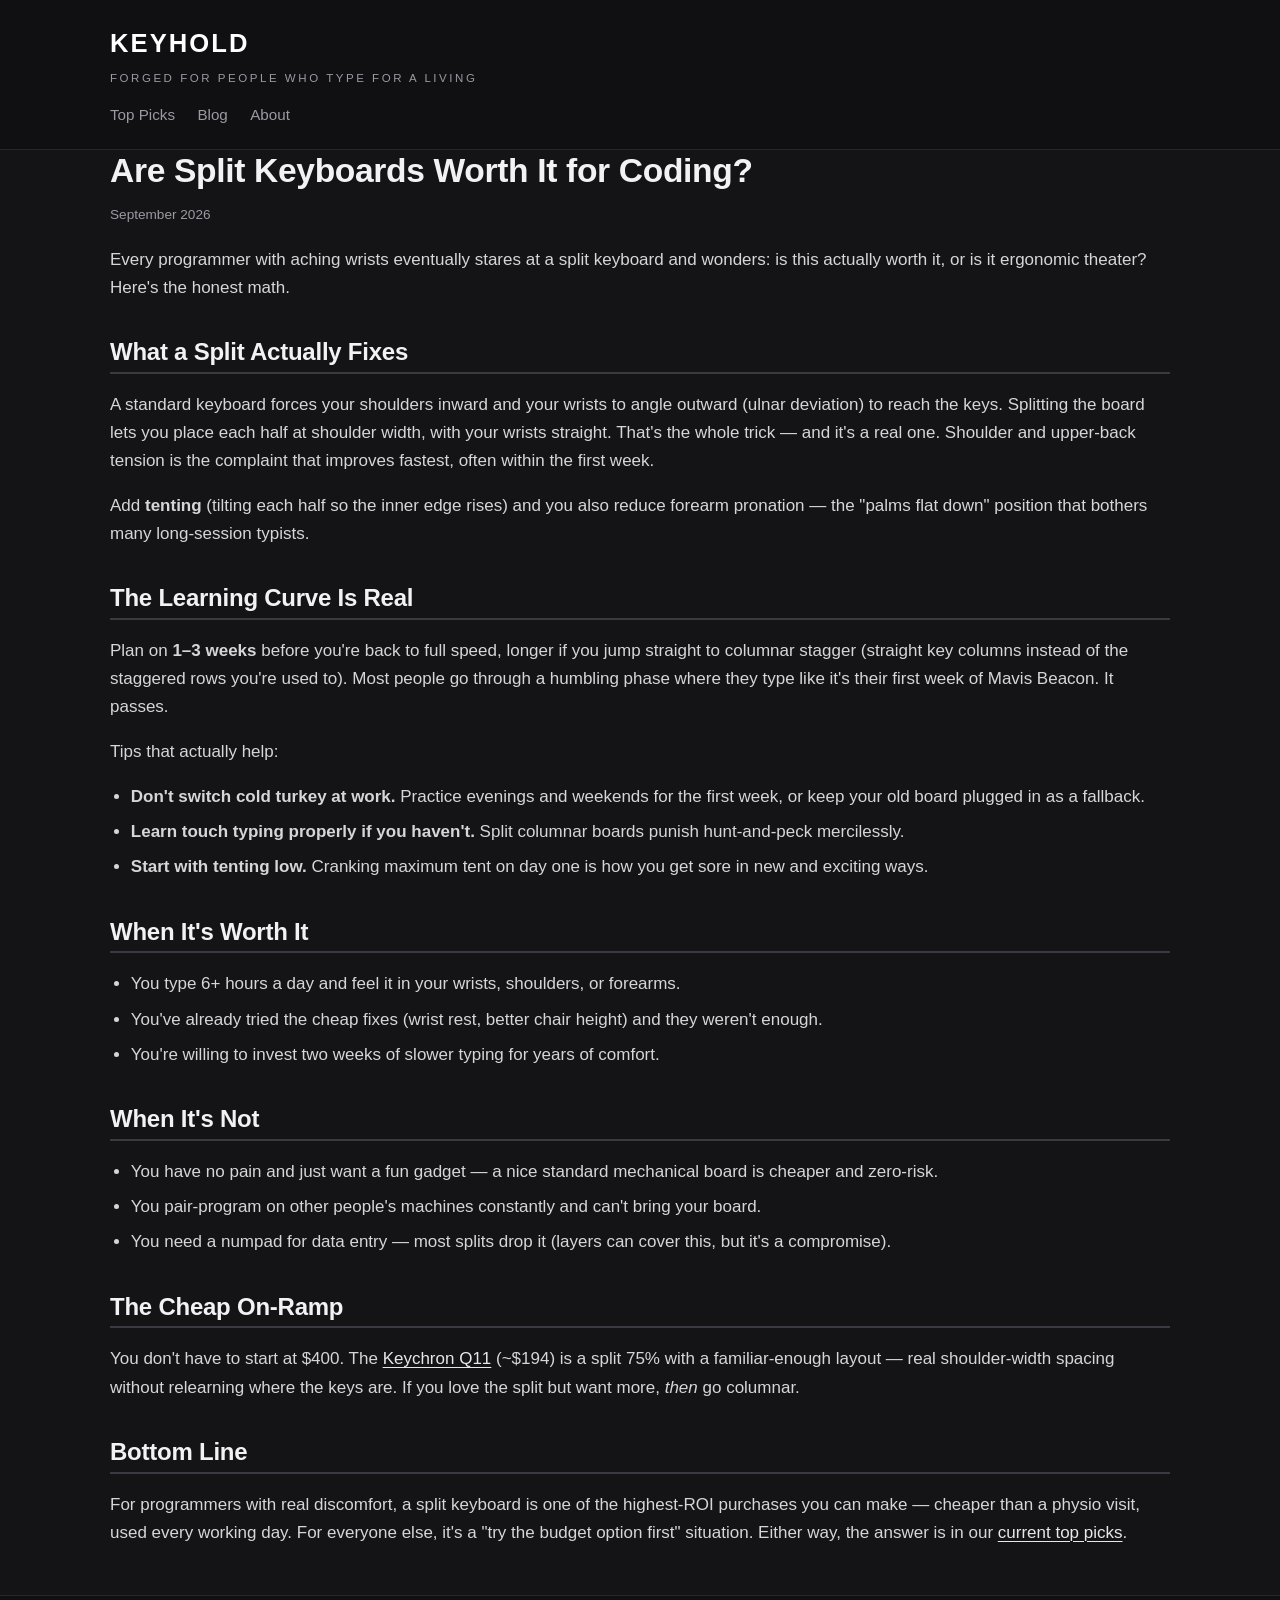
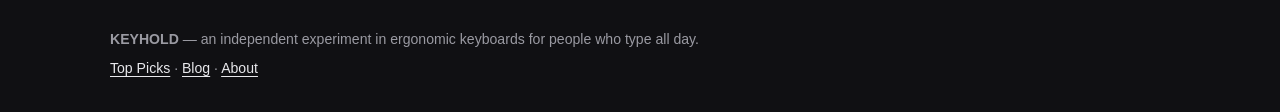
<file: blog/split-keyboards-worth-it-coding.html>
<!DOCTYPE html>
<html lang="en">
<head>
  <meta charset="utf-8">
  <meta name="viewport" content="width=device-width, initial-scale=1">
  <title>Are Split Keyboards Worth It for Coding? An Honest Answer</title>
  <meta name="description" content="Are split keyboards worth it for people who type all day? The honest math on learning curves, shoulder and wrist pain, tenting, and when a split board actually pays off.">
  <link rel="stylesheet" href="../styles.css">
</head>
<body>

<header class="site-header">
  <div class="wrap">
    <a class="brand" href="../index.html">KEYHOLD<small>FORGED FOR PEOPLE WHO TYPE FOR A LIVING</small></a>
    <nav class="nav">
      <a href="../index.html">Top Picks</a>
      <a href="index.html">Blog</a>
      <a href="../about.html">About</a>
    </nav>
  </div>
</header>

<main class="wrap">
  <article class="post">
    <h1>Are Split Keyboards Worth It for Coding?</h1>
    <time>September 2026</time>

    <p>Every programmer with aching wrists eventually stares at a split keyboard and wonders: is this actually worth it, or is it ergonomic theater? Here's the honest math.</p>

    <h2>What a Split Actually Fixes</h2>
    <p>A standard keyboard forces your shoulders inward and your wrists to angle outward (ulnar deviation) to reach the keys. Splitting the board lets you place each half at shoulder width, with your wrists straight. That's the whole trick — and it's a real one. Shoulder and upper-back tension is the complaint that improves fastest, often within the first week.</p>
    <p>Add <strong>tenting</strong> (tilting each half so the inner edge rises) and you also reduce forearm pronation — the "palms flat down" position that bothers many long-session typists.</p>

    <h2>The Learning Curve Is Real</h2>
    <p>Plan on <strong>1–3 weeks</strong> before you're back to full speed, longer if you jump straight to columnar stagger (straight key columns instead of the staggered rows you're used to). Most people go through a humbling phase where they type like it's their first week of Mavis Beacon. It passes.</p>
    <p>Tips that actually help:</p>
    <ul>
      <li><strong>Don't switch cold turkey at work.</strong> Practice evenings and weekends for the first week, or keep your old board plugged in as a fallback.</li>
      <li><strong>Learn touch typing properly if you haven't.</strong> Split columnar boards punish hunt-and-peck mercilessly.</li>
      <li><strong>Start with tenting low.</strong> Cranking maximum tent on day one is how you get sore in new and exciting ways.</li>
    </ul>

    <h2>When It's Worth It</h2>
    <ul>
      <li>You type 6+ hours a day and feel it in your wrists, shoulders, or forearms.</li>
      <li>You've already tried the cheap fixes (wrist rest, better chair height) and they weren't enough.</li>
      <li>You're willing to invest two weeks of slower typing for years of comfort.</li>
    </ul>

    <h2>When It's Not</h2>
    <ul>
      <li>You have no pain and just want a fun gadget — a nice standard mechanical board is cheaper and zero-risk.</li>
      <li>You pair-program on other people's machines constantly and can't bring your board.</li>
      <li>You need a numpad for data entry — most splits drop it (layers can cover this, but it's a compromise).</li>
    </ul>

    <h2>The Cheap On-Ramp</h2>
    <p>You don't have to start at $400. The <a href="../index.html">Keychron Q11</a> (~$194) is a split 75% with a familiar-enough layout — real shoulder-width spacing without relearning where the keys are. If you love the split but want more, <em>then</em> go columnar.</p>

    <h2>Bottom Line</h2>
    <p>For programmers with real discomfort, a split keyboard is one of the highest-ROI purchases you can make — cheaper than a physio visit, used every working day. For everyone else, it's a "try the budget option first" situation. Either way, the answer is in our <a href="../index.html">current top picks</a>.</p>
  </article>
</main>

<footer class="site-footer">
  <div class="wrap">
    <p><strong>KEYHOLD</strong> — an independent experiment in ergonomic keyboards for people who type all day.</p>
    <p><a href="../index.html">Top Picks</a> · <a href="index.html">Blog</a> · <a href="../about.html">About</a></p>
  </div>
</footer>

<!-- Cloudflare Web Analytics: paste your Cloudflare beacon token here -->
<!-- Cloudflare Web Analytics --><script type='module' src='https://static.cloudflareinsights.com/beacon.min.js' data-cf-beacon='{"token": "d5a52368ee3c4a71baa21be4d5ca2a77"}'></script><!-- End Cloudflare Web Analytics -->
</body>
</html>
</file>
<file: styles.css>
/* KEYHOLD — dark tech theme.
   Blacks and dark greys only. No frameworks, no webfonts. */

:root {
  --bg: #141417;
  --bg-deep: #1b1b20;
  --ink: #d6d6da;
  --ink-soft: #9a9aa2;
  --ink-faint: #6e6e76;
  --accent: #c9c9d2;
  --ember: #d08a4e;         /* forge ember */
  --steel: #6aa3d8;          /* steel blue */
  --copper: #b08050;         /* peasant copper */
  --line: #26262c;
  --card: #1b1b20;
  --radius: 10px;
}

* { box-sizing: border-box; }

html { scroll-behavior: smooth; }

body {
  margin: 0;
  background: var(--bg);
  color: var(--ink);
  font-family: -apple-system, BlinkMacSystemFont, "Segoe UI", Roboto, Helvetica, Arial, sans-serif;
  font-size: 17px;
  line-height: 1.65;
}

h1, h2, h3 {
  font-family: -apple-system, BlinkMacSystemFont, "Segoe UI", Roboto, Helvetica, Arial, sans-serif;
  line-height: 1.25;
  color: #f2f2f4;
  font-weight: 700;
  letter-spacing: -0.01em;
}

h1 { font-size: 2.1rem; margin: 0 0 0.5rem; }
h2 { font-size: 1.5rem; margin: 2.2rem 0 0.75rem; border-bottom: 2px solid #3a3a42; padding-bottom: 0.3rem; }
h3 { font-size: 1.15rem; margin: 1.5rem 0 0.5rem; }

a { color: #e8e8ec; text-decoration-thickness: 1px; text-underline-offset: 3px; }
a:hover { color: var(--ember); }

.wrap { max-width: 1100px; margin: 0 auto; padding: 0 1.25rem; }

/* ---------- header ---------- */
.site-header {
  background: #101013;
  color: var(--ink);
  border-bottom: 1px solid var(--line);
}
.site-header .wrap { padding-top: 1.4rem; padding-bottom: 1.4rem; }
.brand {
  font-family: -apple-system, BlinkMacSystemFont, "Segoe UI", Roboto, Helvetica, Arial, sans-serif;
  font-size: 1.6rem;
  font-weight: 800;
  letter-spacing: 0.08em;
  color: #fff;
  text-decoration: none;
}
.brand small { display: block; font-size: 0.72rem; font-weight: 400; color: var(--ink-soft); letter-spacing: 0.22em; margin-top: 0.25rem; }
.nav { margin-top: 0.9rem; display: flex; gap: 1.4rem; flex-wrap: wrap; }
.nav a { color: var(--ink-soft); text-decoration: none; font-size: 0.95rem; }
.nav a:hover { color: #fff; text-decoration: underline; }

/* ---------- hero ---------- */
.hero {
  background: var(--bg-deep);
  border-bottom: 1px solid var(--line);
  padding: 2.2rem 0 1.8rem;
}
.hero p.lede { font-size: 1.1rem; color: var(--ink-soft); max-width: 60ch; }
.updated {
  display: inline-block;
  margin-top: 0.6rem;
  font-size: 0.85rem;
  background: #1e1e24;
  border: 1px solid var(--line);
  border-radius: 999px;
  padding: 0.25rem 0.9rem;
  color: var(--ink-soft);
}
.updated strong { color: #fff; }

/* ---------- pick cards ---------- */
.pick {
  background: var(--card);
  border: 1px solid var(--line);
  border-radius: var(--radius);
  padding: 1.4rem 1.5rem;
  margin: 1.4rem 0;
  position: relative;
}
.pick .badge {
  position: absolute;
  top: -0.85rem;
  left: 1.2rem;
  background: #2c2c34;
  color: #e8e8ec;
  border: 1px solid #3a3a44;
  font-size: 0.78rem;
  font-weight: 700;
  letter-spacing: 0.5px;
  text-transform: uppercase;
  padding: 0.25rem 0.8rem;
  border-radius: 999px;
}
.pick h3 { margin-top: 0.4rem; font-size: 1.35rem; }
.pick h3 .price { font-family: inherit; font-size: 1rem; color: var(--ink-soft); font-weight: normal; }
.pick-img {
  display: block;
  width: 100%;
  max-width: 340px;
  max-height: 260px;
  object-fit: contain;
  background: #0a0a0c;
  border: 1px solid var(--line);
  border-radius: 8px;
  margin: 1rem 0;
  padding: 0.75rem;
}
.pick-img-fallback {
  width: 100%;
  min-height: 180px;
  display: flex;
  align-items: center;
  justify-content: center;
  background: #0a0a0c;
  border: 1px dashed #3a3a44;
  border-radius: 8px;
  margin: 1rem 0;
  color: var(--ink-faint);
  font-size: 1.05rem;
  font-weight: 600;
  letter-spacing: 0.04em;
}
.specs {
  display: grid;
  grid-template-columns: repeat(auto-fit, minmax(150px, 1fr));
  gap: 0.5rem 1.2rem;
  margin: 0.9rem 0;
  font-size: 0.92rem;
}
.specs div { background: #1c1c21; border-radius: 6px; padding: 0.45rem 0.7rem; }
.specs dt, .specs .k { font-size: 0.75rem; text-transform: uppercase; letter-spacing: 0.6px; color: var(--ink-faint); }
.specs dd, .specs .v { margin: 0; font-weight: 600; color: var(--ink); }
.pick p { margin: 0.6rem 0; }
.fineprint { font-size: 0.85rem; color: var(--ink-soft); font-style: italic; }

/* ---------- comparison table ---------- */
.table-scroll { overflow-x: auto; margin: 1.2rem 0; border: 1px solid var(--line); border-radius: var(--radius); }
table { border-collapse: collapse; width: 100%; min-width: 640px; background: var(--card); font-size: 0.93rem; }
th, td { text-align: left; padding: 0.7rem 0.9rem; border-bottom: 1px solid var(--line); vertical-align: top; }
th { background: #1e1e24; color: #fff; font-weight: 600; font-size: 0.95rem; }
tr:last-child td { border-bottom: none; }
tbody tr:nth-child(even) td { background: #131316; }

/* ---------- blog ---------- */
.post-list { list-style: none; padding: 0; margin: 1.2rem 0; }
.post-list li {
  background: var(--card);
  border: 1px solid var(--line);
  border-radius: var(--radius);
  padding: 1.1rem 1.3rem;
  margin-bottom: 1rem;
}
.post-list h3 { margin: 0 0 0.3rem; font-size: 1.25rem; }
.post-list time { font-size: 0.82rem; color: var(--ink-soft); }
.post-list p { margin: 0.5rem 0 0; color: var(--ink-soft); }

article.post time { font-size: 0.85rem; color: var(--ink-soft); }
article.post .disclaimer {
  background: #1c1c21;
  border-left: 4px solid #4a4a54;
  padding: 0.8rem 1rem;
  font-size: 0.9rem;
  border-radius: 0 8px 8px 0;
  margin: 1.4rem 0;
  color: var(--ink-soft);
}
article.post ul { padding-left: 1.3rem; }
article.post li { margin-bottom: 0.45rem; }

/* ---------- footer ---------- */
.site-footer {
  margin-top: 3rem;
  background: #101013;
  border-top: 1px solid var(--line);
  color: var(--ink-soft);
  font-size: 0.88rem;
}
.site-footer .wrap { padding-top: 1.6rem; padding-bottom: 1.6rem; }
.site-footer a { color: #e8e8ec; }
.site-footer p { margin: 0.4rem 0; }

/* ---------- misc ---------- */
.cta-box {
  background: #1e1e24;
  border: 1px solid var(--line);
  color: var(--ink);
  border-radius: var(--radius);
  padding: 1.3rem 1.5rem;
  margin: 2rem 0;
}
.cta-box h2 { color: #fff; border: none; margin-top: 0; padding: 0; }
.cta-box a { color: #fff; }

hr { border: none; border-top: 1px solid var(--line); margin: 2rem 0; }

@media (max-width: 560px) {
  body { font-size: 16px; }
  h1 { font-size: 1.7rem; }
  .pick { padding: 1.1rem; }
}

.brand-logo { height: 40px; width: 40px; border-radius: 8px; vertical-align: middle; margin-right: 0.6rem; }
.pick-recommended { position: relative; border-color: #4a4a55; }
.dwarf-approved {
  position: absolute; top: -22px; right: 12px; width: 104px; height: 104px;
  background: #1b1b20; border: 2px solid var(--ember); box-shadow: 0 4px 18px rgba(208,138,78,0.25); border-radius: 50%;
  display: flex; flex-direction: column; align-items: center; justify-content: center;
  transform: rotate(8deg); box-shadow: 0 4px 18px rgba(0,0,0,0.6); z-index: 2;
}
.dwarf-approved img { width: 52px; height: 52px; border-radius: 50%; }
.dwarf-approved span { font-size: 0.58rem; font-weight: 800; letter-spacing: 0.08em;
  color: #d6d6da; text-align: center; line-height: 1.25; margin-top: 2px; }
.gaming-approved { transform: rotate(-8deg); border-color: var(--steel); box-shadow: 0 4px 18px rgba(106,163,216,0.25); }

.budget-pick { transform: rotate(5deg); border-color: var(--copper); box-shadow: 0 4px 18px rgba(176,128,80,0.22); }
.pick-grid { display: grid; grid-template-columns: 1fr 1fr; gap: 1.6rem; margin: 1.6rem 0 0.4rem; }
.pick-grid .pick { margin: 0; }
@media (max-width: 780px) { .pick-grid { grid-template-columns: 1fr; } }

.buy { margin-top: 1.1rem; }
.buy a {
  display: inline-block; background: var(--ember); color: #141417;
  font-weight: 700; font-size: 0.95rem; padding: 0.55rem 1.25rem;
  border-radius: 8px; text-decoration: none;
}
.buy a:hover { color: #141417; filter: brightness(1.12); }
.buy a.hist {
  display: inline; background: none; color: var(--muted, #a9a9b3);
  font-weight: 400; font-size: 0.82rem; padding: 0; border-radius: 0;
  text-decoration: underline; text-underline-offset: 2px;
}
.buy a.hist:hover { color: var(--ember); filter: none; }

.tagline {
  font-style: italic; font-size: 1.05rem; color: var(--ember);
  margin: 0.9rem 0 0.2rem; line-height: 1.45;
}

.group-label {
  font-size: 1.25rem; margin: 2.4rem 0 0.3rem;
  padding-left: 0.65rem; border-left: 3px solid var(--ember);
}
.group-sub { color: #a9a9b3; margin: 0 0 1.2rem; max-width: 70ch; }

/* ---------- fresh updates box ---------- */
.fresh-box {
  background: var(--card);
  border: 1px solid var(--line);
  border-left: 3px solid var(--ember);
  border-radius: var(--radius);
  padding: 1rem 1.3rem;
  margin: 1.6rem 0;
}
.fresh-box h2 {
  margin: 0 0 0.5rem; font-size: 1.02rem; letter-spacing: 0.05em;
  text-transform: uppercase; border: none; padding: 0;
}
.fresh-box ul { margin: 0; padding: 0; list-style: none; }
.fresh-box li { margin: 0.35rem 0; font-size: 0.93rem; color: var(--ink-soft); }
.fresh-box time { color: var(--ember); font-weight: 700; font-size: 0.85rem; white-space: nowrap; }
</file>
